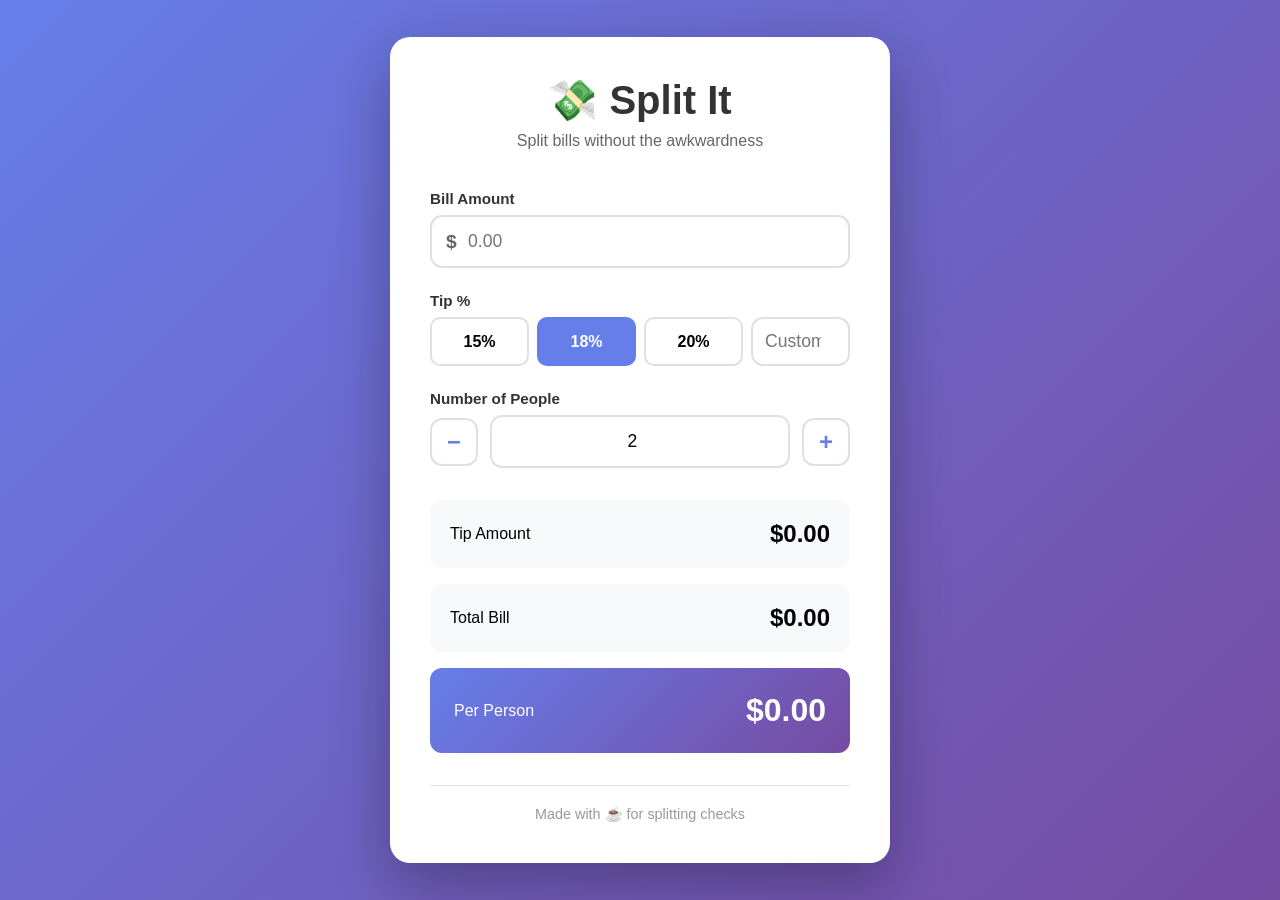
<file: password-checker/index.html>
<!DOCTYPE html>
<html lang="en">
<head>
    <meta charset="UTF-8">
    <meta name="viewport" content="width=device-width, initial-scale=1.0">
    <title>Split It - Simple Bill Splitter</title>
    <link rel="stylesheet" href="style.css">
</head>
<body>
    <div class="container">
        <header>
            <h1>💸 Split It</h1>
            <p class="tagline">Split bills without the awkwardness</p>
        </header>

        <main>
            <div class="input-section">
                <div class="input-group">
                    <label for="billAmount">Bill Amount</label>
                    <div class="input-wrapper">
                        <span class="currency">$</span>
                        <input type="number" id="billAmount" placeholder="0.00" step="0.01" min="0">
                    </div>
                </div>

                <div class="input-group">
                    <label for="tipPercent">Tip %</label>
                    <div class="tip-buttons">
                        <button class="tip-btn" data-tip="15">15%</button>
                        <button class="tip-btn active" data-tip="18">18%</button>
                        <button class="tip-btn" data-tip="20">20%</button>
                        <input type="number" id="tipPercent" placeholder="Custom" step="1" min="0" max="100">
                    </div>
                </div>

                <div class="input-group">
                    <label for="numPeople">Number of People</label>
                    <div class="people-control">
                        <button class="control-btn" id="decreasePeople">−</button>
                        <input type="number" id="numPeople" value="2" min="1" max="50">
                        <button class="control-btn" id="increasePeople">+</button>
                    </div>
                </div>
            </div>

            <div class="results">
                <div class="result-card">
                    <span class="result-label">Tip Amount</span>
                    <span class="result-value" id="tipAmount">$0.00</span>
                </div>
                <div class="result-card">
                    <span class="result-label">Total Bill</span>
                    <span class="result-value" id="totalBill">$0.00</span>
                </div>
                <div class="result-card highlight">
                    <span class="result-label">Per Person</span>
                    <span class="result-value large" id="perPerson">$0.00</span>
                </div>
            </div>
        </main>

        <footer>
            <p>Made with ☕ for splitting checks</p>
        </footer>
    </div>

    <script src="script.js"></script>
</body>
</html>
</file>
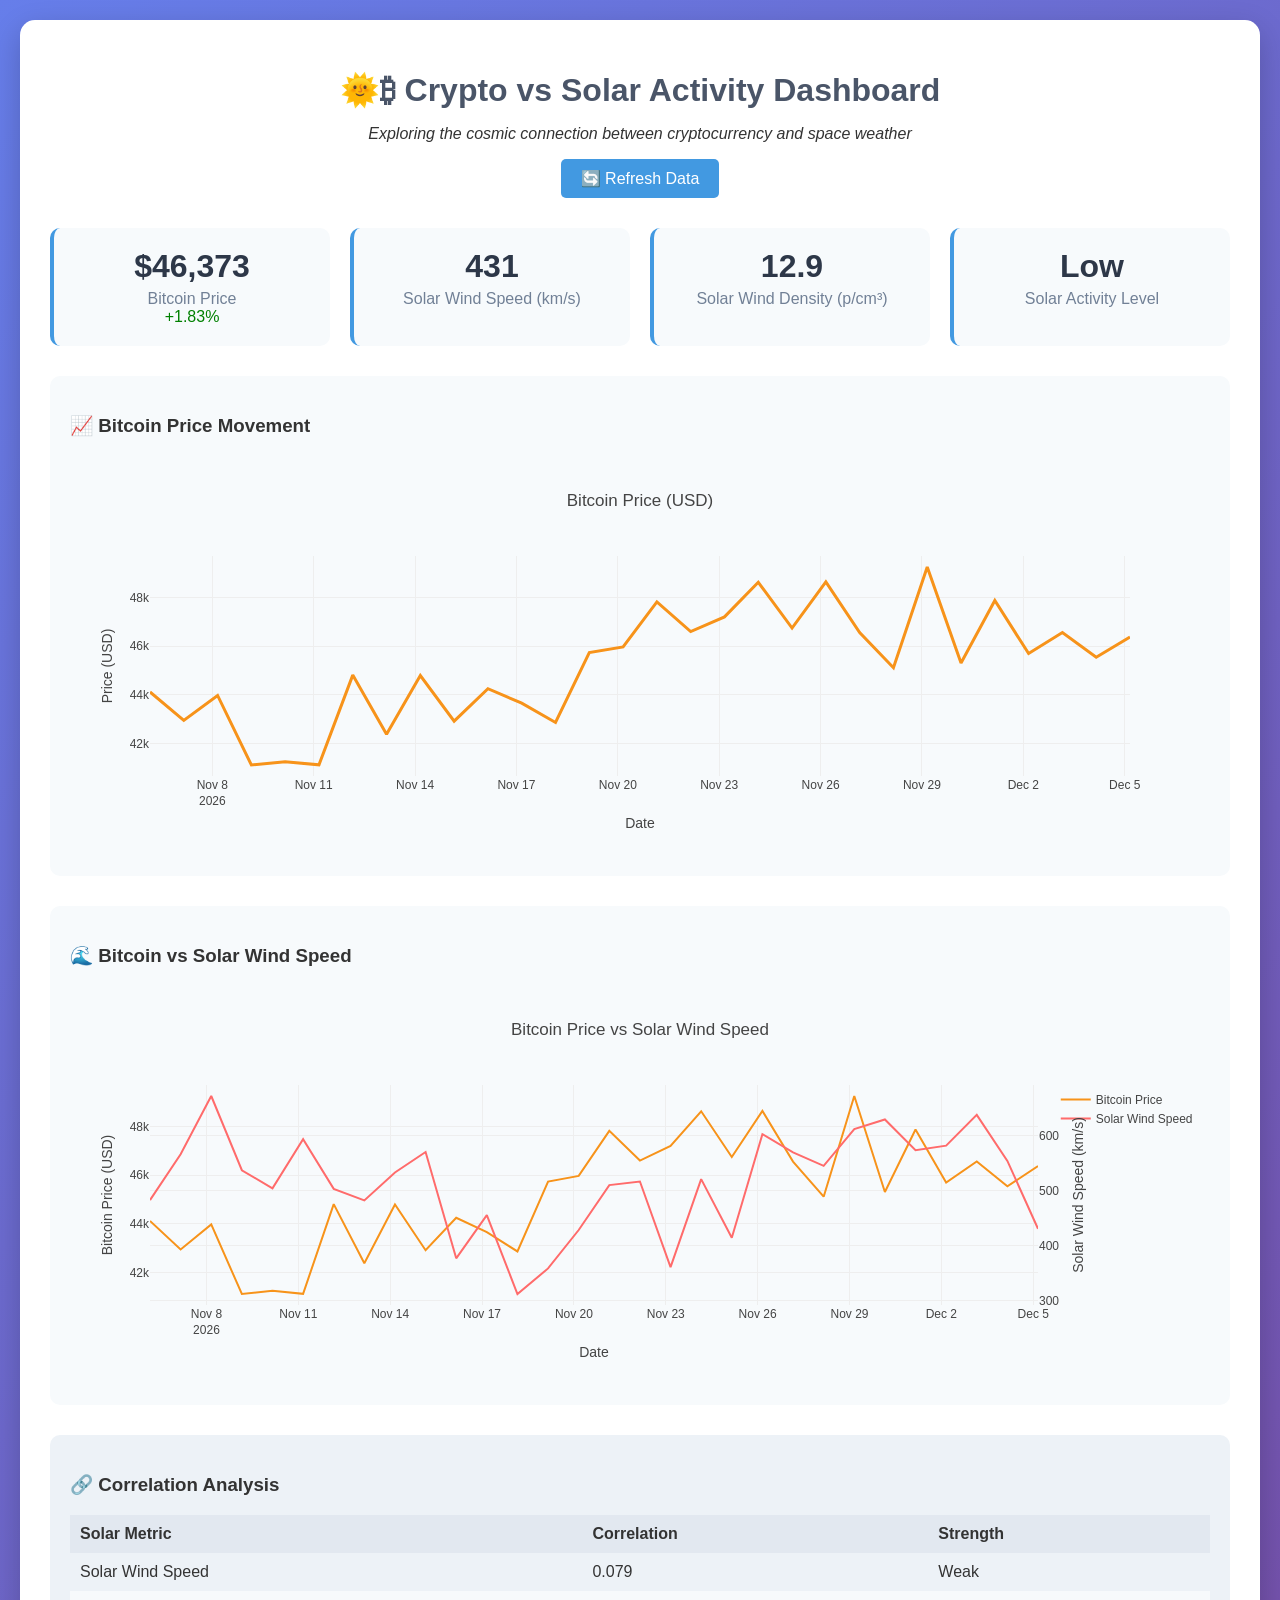
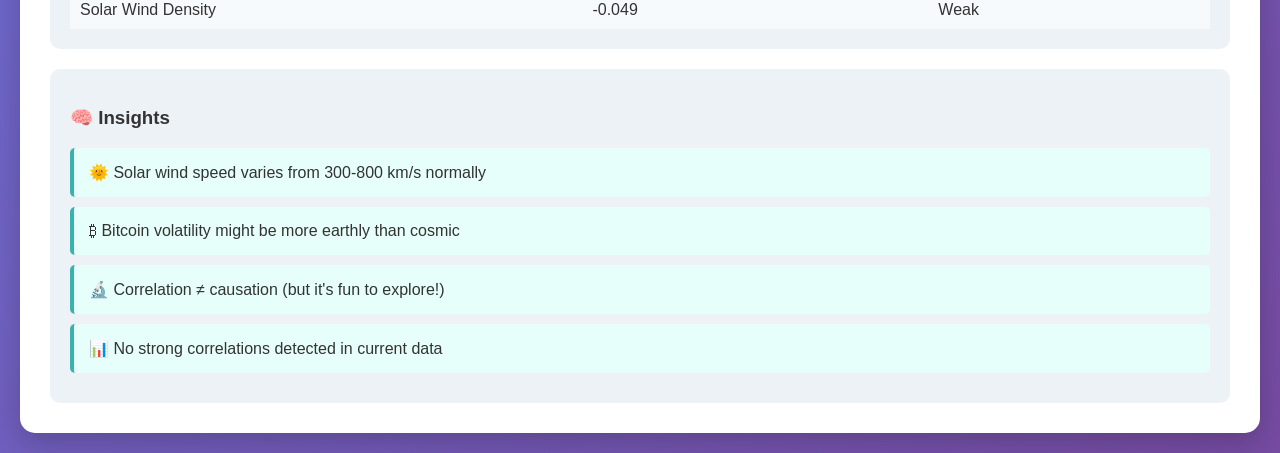
<file: simple_dashboard.html>
<!DOCTYPE html>
<html lang="en">
<head>
    <meta charset="UTF-8">
    <meta name="viewport" content="width=device-width, initial-scale=1.0">
    <title>🌞₿ Crypto vs Solar Activity Dashboard</title>
    <script src="https://cdn.plot.ly/plotly-latest.min.js"></script>
    <style>
        body {
            font-family: 'Segoe UI', Tahoma, Geneva, Verdana, sans-serif;
            margin: 0;
            padding: 20px;
            background: linear-gradient(135deg, #667eea 0%, #764ba2 100%);
            color: #333;
        }
        .container {
            max-width: 1200px;
            margin: 0 auto;
            background: white;
            border-radius: 15px;
            padding: 30px;
            box-shadow: 0 10px 30px rgba(0,0,0,0.2);
        }
        .header {
            text-align: center;
            margin-bottom: 30px;
        }
        .header h1 {
            color: #4a5568;
            margin-bottom: 10px;
        }
        .metrics {
            display: grid;
            grid-template-columns: repeat(auto-fit, minmax(200px, 1fr));
            gap: 20px;
            margin-bottom: 30px;
        }
        .metric-card {
            background: #f7fafc;
            padding: 20px;
            border-radius: 10px;
            text-align: center;
            border-left: 4px solid #4299e1;
        }
        .metric-value {
            font-size: 2em;
            font-weight: bold;
            color: #2d3748;
        }
        .metric-label {
            color: #718096;
            margin-top: 5px;
        }
        .chart-container {
            margin: 30px 0;
            background: #f7fafc;
            padding: 20px;
            border-radius: 10px;
        }
        .loading {
            text-align: center;
            padding: 50px;
            color: #718096;
        }
        .correlation-panel {
            background: #edf2f7;
            padding: 20px;
            border-radius: 10px;
            margin-top: 20px;
        }
        .insight {
            background: #e6fffa;
            border-left: 4px solid #38b2ac;
            padding: 15px;
            margin: 10px 0;
            border-radius: 5px;
        }
        .refresh-btn {
            background: #4299e1;
            color: white;
            border: none;
            padding: 10px 20px;
            border-radius: 5px;
            cursor: pointer;
            font-size: 16px;
        }
        .refresh-btn:hover {
            background: #3182ce;
        }
    </style>
</head>
<body>
    <div class="container">
        <div class="header">
            <h1>🌞₿ Crypto vs Solar Activity Dashboard</h1>
            <p><em>Exploring the cosmic connection between cryptocurrency and space weather</em></p>
            <button class="refresh-btn" onclick="loadData()">🔄 Refresh Data</button>
        </div>

        <div class="metrics" id="metrics">
            <div class="loading">Loading metrics...</div>
        </div>

        <div class="chart-container">
            <h3>📈 Bitcoin Price Movement</h3>
            <div id="bitcoin-chart" style="height: 400px;"></div>
        </div>

        <div class="chart-container">
            <h3>🌊 Bitcoin vs Solar Wind Speed</h3>
            <div id="correlation-chart" style="height: 400px;"></div>
        </div>

        <div class="correlation-panel">
            <h3>🔗 Correlation Analysis</h3>
            <div id="correlation-results">
                <div class="loading">Calculating correlations...</div>
            </div>
        </div>

        <div class="correlation-panel">
            <h3>🧠 Insights</h3>
            <div class="insight">🌞 Solar wind speed varies from 300-800 km/s normally</div>
            <div class="insight">₿ Bitcoin volatility might be more earthly than cosmic</div>
            <div class="insight">🔬 Correlation ≠ causation (but it's fun to explore!)</div>
            <div id="dynamic-insights"></div>
        </div>
    </div>

    <script>
        let bitcoinData = null;
        let solarData = null;

        async function fetchBitcoinData() {
            try {
                const response = await fetch('https://api.coingecko.com/api/v3/coins/bitcoin/market_chart?vs_currency=usd&days=30&interval=daily');
                const data = await response.json();
                
                return data.prices.map(([timestamp, price]) => ({
                    date: new Date(timestamp),
                    price: price
                }));
            } catch (error) {
                console.error('Error fetching Bitcoin data:', error);
                return generateMockBitcoinData();
            }
        }

        function generateMockBitcoinData() {
            const data = [];
            const basePrice = 45000;
            const now = new Date();
            
            for (let i = 29; i >= 0; i--) {
                const date = new Date(now);
                date.setDate(date.getDate() - i);
                
                const volatility = (Math.random() - 0.5) * 0.1;
                const price = basePrice * (1 + volatility + Math.sin(i * 0.2) * 0.05);
                
                data.push({ date, price });
            }
            
            return data;
        }

        function generateMockSolarData() {
            const data = [];
            const now = new Date();
            
            for (let i = 29; i >= 0; i--) {
                const date = new Date(now);
                date.setDate(date.getDate() - i);
                
                const speed = 400 + Math.random() * 200 + Math.sin(i * 0.3) * 100;
                const density = 8 + Math.random() * 6;
                const temperature = 100000 + Math.random() * 100000;
                
                data.push({ date, speed, density, temperature });
            }
            
            return data;
        }

        function calculateCorrelation(x, y) {
            const n = x.length;
            const sumX = x.reduce((a, b) => a + b, 0);
            const sumY = y.reduce((a, b) => a + b, 0);
            const sumXY = x.reduce((sum, xi, i) => sum + xi * y[i], 0);
            const sumX2 = x.reduce((sum, xi) => sum + xi * xi, 0);
            const sumY2 = y.reduce((sum, yi) => sum + yi * yi, 0);
            
            const correlation = (n * sumXY - sumX * sumY) / 
                Math.sqrt((n * sumX2 - sumX * sumX) * (n * sumY2 - sumY * sumY));
            
            return correlation;
        }

        function updateMetrics() {
            if (!bitcoinData || !solarData) return;
            
            const currentPrice = bitcoinData[bitcoinData.length - 1].price;
            const previousPrice = bitcoinData[bitcoinData.length - 2].price;
            const priceChange = ((currentPrice - previousPrice) / previousPrice * 100);
            
            const currentSolar = solarData[solarData.length - 1];
            
            const metricsHtml = `
                <div class="metric-card">
                    <div class="metric-value">$${currentPrice.toLocaleString('en-US', {maximumFractionDigits: 0})}</div>
                    <div class="metric-label">Bitcoin Price</div>
                    <div style="color: ${priceChange >= 0 ? 'green' : 'red'};">
                        ${priceChange >= 0 ? '+' : ''}${priceChange.toFixed(2)}%
                    </div>
                </div>
                <div class="metric-card">
                    <div class="metric-value">${currentSolar.speed.toFixed(0)}</div>
                    <div class="metric-label">Solar Wind Speed (km/s)</div>
                </div>
                <div class="metric-card">
                    <div class="metric-value">${currentSolar.density.toFixed(1)}</div>
                    <div class="metric-label">Solar Wind Density (p/cm³)</div>
                </div>
                <div class="metric-card">
                    <div class="metric-value">${currentSolar.speed > 600 ? 'High' : currentSolar.speed > 450 ? 'Moderate' : 'Low'}</div>
                    <div class="metric-label">Solar Activity Level</div>
                </div>
            `;
            
            document.getElementById('metrics').innerHTML = metricsHtml;
        }

        function createBitcoinChart() {
            if (!bitcoinData) return;
            
            const trace = {
                x: bitcoinData.map(d => d.date),
                y: bitcoinData.map(d => d.price),
                type: 'scatter',
                mode: 'lines',
                name: 'Bitcoin Price',
                line: { color: '#f7931a', width: 3 }
            };
            
            const layout = {
                title: 'Bitcoin Price (USD)',
                xaxis: { title: 'Date' },
                yaxis: { title: 'Price (USD)' },
                showlegend: false,
                plot_bgcolor: 'rgba(0,0,0,0)',
                paper_bgcolor: 'rgba(0,0,0,0)'
            };
            
            Plotly.newPlot('bitcoin-chart', [trace], layout, {responsive: true});
        }

        function createCorrelationChart() {
            if (!bitcoinData || !solarData) return;
            
            const trace1 = {
                x: bitcoinData.map(d => d.date),
                y: bitcoinData.map(d => d.price),
                type: 'scatter',
                mode: 'lines',
                name: 'Bitcoin Price',
                line: { color: '#f7931a' },
                yaxis: 'y'
            };
            
            const trace2 = {
                x: solarData.map(d => d.date),
                y: solarData.map(d => d.speed),
                type: 'scatter',
                mode: 'lines',
                name: 'Solar Wind Speed',
                line: { color: '#ff6b6b' },
                yaxis: 'y2'
            };
            
            const layout = {
                title: 'Bitcoin Price vs Solar Wind Speed',
                xaxis: { title: 'Date' },
                yaxis: { 
                    title: 'Bitcoin Price (USD)',
                    side: 'left'
                },
                yaxis2: {
                    title: 'Solar Wind Speed (km/s)',
                    side: 'right',
                    overlaying: 'y'
                },
                plot_bgcolor: 'rgba(0,0,0,0)',
                paper_bgcolor: 'rgba(0,0,0,0)'
            };
            
            Plotly.newPlot('correlation-chart', [trace1, trace2], layout, {responsive: true});
        }

        function updateCorrelationResults() {
            if (!bitcoinData || !solarData) return;
            
            const prices = bitcoinData.map(d => d.price);
            const speeds = solarData.map(d => d.speed);
            const densities = solarData.map(d => d.density);
            
            const speedCorr = calculateCorrelation(prices, speeds);
            const densityCorr = calculateCorrelation(prices, densities);
            
            const resultsHtml = `
                <table style="width: 100%; border-collapse: collapse;">
                    <tr style="background: #e2e8f0;">
                        <th style="padding: 10px; text-align: left;">Solar Metric</th>
                        <th style="padding: 10px; text-align: left;">Correlation</th>
                        <th style="padding: 10px; text-align: left;">Strength</th>
                    </tr>
                    <tr>
                        <td style="padding: 10px;">Solar Wind Speed</td>
                        <td style="padding: 10px;">${speedCorr.toFixed(3)}</td>
                        <td style="padding: 10px;">${Math.abs(speedCorr) > 0.3 ? 'Moderate' : 'Weak'}</td>
                    </tr>
                    <tr style="background: #f7fafc;">
                        <td style="padding: 10px;">Solar Wind Density</td>
                        <td style="padding: 10px;">${densityCorr.toFixed(3)}</td>
                        <td style="padding: 10px;">${Math.abs(densityCorr) > 0.3 ? 'Moderate' : 'Weak'}</td>
                    </tr>
                </table>
            `;
            
            document.getElementById('correlation-results').innerHTML = resultsHtml;
            
            // Add dynamic insight
            const strongestCorr = Math.abs(speedCorr) > Math.abs(densityCorr) ? speedCorr : densityCorr;
            const metric = Math.abs(speedCorr) > Math.abs(densityCorr) ? 'solar wind speed' : 'solar wind density';
            
            if (Math.abs(strongestCorr) > 0.3) {
                const direction = strongestCorr > 0 ? 'positive' : 'negative';
                document.getElementById('dynamic-insights').innerHTML = `
                    <div class="insight">📈 Strongest correlation found with ${metric} (${direction}, r=${strongestCorr.toFixed(3)})</div>
                `;
            } else {
                document.getElementById('dynamic-insights').innerHTML = `
                    <div class="insight">📊 No strong correlations detected in current data</div>
                `;
            }
        }

        async function loadData() {
            document.getElementById('metrics').innerHTML = '<div class="loading">Loading metrics...</div>';
            document.getElementById('correlation-results').innerHTML = '<div class="loading">Calculating correlations...</div>';
            
            try {
                bitcoinData = await fetchBitcoinData();
                solarData = generateMockSolarData(); // Using mock data for demo
                
                updateMetrics();
                createBitcoinChart();
                createCorrelationChart();
                updateCorrelationResults();
            } catch (error) {
                console.error('Error loading data:', error);
            }
        }

        // Load data on page load
        loadData();
    </script>
</body>
</html>
</file>
<file: password-checker/style.css>
* {
    margin: 0;
    padding: 0;
    box-sizing: border-box;
}

body {
    font-family: -apple-system, BlinkMacSystemFont, 'Segoe UI', Roboto, Oxygen, Ubuntu, Cantarell, sans-serif;
    background: linear-gradient(135deg, #667eea 0%, #764ba2 100%);
    min-height: 100vh;
    display: flex;
    align-items: center;
    justify-content: center;
    padding: 20px;
}

.container {
    background: white;
    border-radius: 20px;
    box-shadow: 0 20px 60px rgba(0, 0, 0, 0.3);
    max-width: 500px;
    width: 100%;
    padding: 40px;
}

header {
    text-align: center;
    margin-bottom: 40px;
}

h1 {
    font-size: 2.5rem;
    color: #333;
    margin-bottom: 8px;
}

.tagline {
    color: #666;
    font-size: 1rem;
}

.input-section {
    display: flex;
    flex-direction: column;
    gap: 24px;
    margin-bottom: 32px;
}

.input-group label {
    display: block;
    font-weight: 600;
    color: #333;
    margin-bottom: 8px;
    font-size: 0.95rem;
}

.input-wrapper {
    position: relative;
    display: flex;
    align-items: center;
}

.currency {
    position: absolute;
    left: 16px;
    font-size: 1.2rem;
    color: #666;
    font-weight: 600;
}

input[type="number"] {
    width: 100%;
    padding: 14px 16px 14px 36px;
    border: 2px solid #e0e0e0;
    border-radius: 12px;
    font-size: 1.1rem;
    transition: all 0.3s;
}

input[type="number"]:focus {
    outline: none;
    border-color: #667eea;
    box-shadow: 0 0 0 3px rgba(102, 126, 234, 0.1);
}

.tip-buttons {
    display: grid;
    grid-template-columns: 1fr 1fr 1fr 1fr;
    gap: 8px;
}

.tip-btn {
    padding: 12px;
    border: 2px solid #e0e0e0;
    background: white;
    border-radius: 10px;
    font-size: 1rem;
    font-weight: 600;
    cursor: pointer;
    transition: all 0.3s;
}

.tip-btn:hover {
    border-color: #667eea;
    background: #f5f7ff;
}

.tip-btn.active {
    background: #667eea;
    color: white;
    border-color: #667eea;
}

.tip-buttons input {
    padding: 12px;
    text-align: center;
}

.people-control {
    display: flex;
    gap: 12px;
    align-items: center;
}

.control-btn {
    width: 48px;
    height: 48px;
    border: 2px solid #e0e0e0;
    background: white;
    border-radius: 12px;
    font-size: 1.5rem;
    cursor: pointer;
    transition: all 0.3s;
    font-weight: 600;
    color: #667eea;
}

.control-btn:hover {
    background: #667eea;
    color: white;
    border-color: #667eea;
}

.people-control input {
    flex: 1;
    text-align: center;
    padding: 14px;
}

.results {
    display: flex;
    flex-direction: column;
    gap: 16px;
    margin-bottom: 32px;
}

.result-card {
    display: flex;
    justify-content: space-between;
    align-items: center;
    padding: 20px;
    background: #f8f9fa;
    border-radius: 12px;
    transition: all 0.3s;
}

.result-card.highlight {
    background: linear-gradient(135deg, #667eea 0%, #764ba2 100%);
    color: white;
    padding: 24px;
}

.result-label {
    font-size: 1rem;
    font-weight: 500;
}

.result-value {
    font-size: 1.5rem;
    font-weight: 700;
}

.result-value.large {
    font-size: 2rem;
}

footer {
    text-align: center;
    color: #999;
    font-size: 0.9rem;
    padding-top: 20px;
    border-top: 1px solid #e0e0e0;
}

@media (max-width: 480px) {
    .container {
        padding: 24px;
    }
    
    h1 {
        font-size: 2rem;
    }
    
    .tip-buttons {
        grid-template-columns: 1fr 1fr 1fr;
    }
    
    .tip-buttons input {
        grid-column: 1 / -1;
    }
}
</file>
